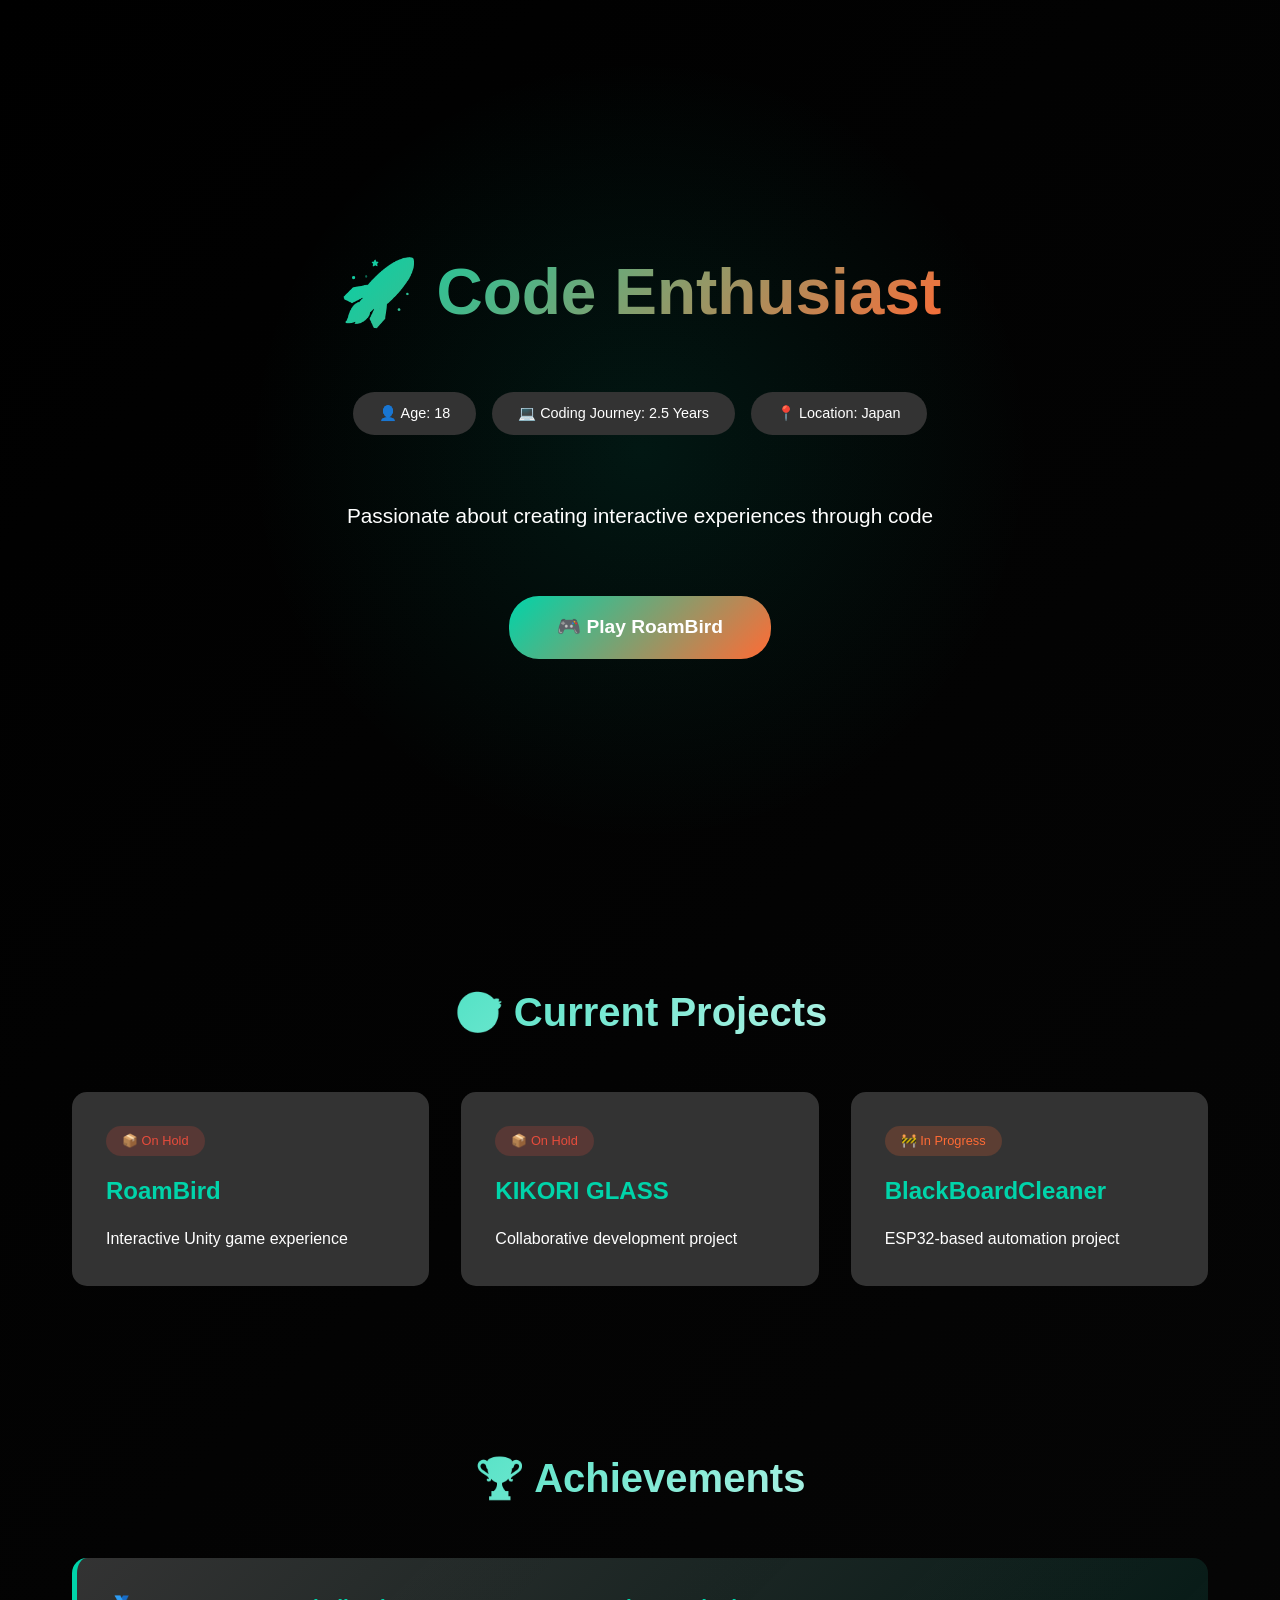
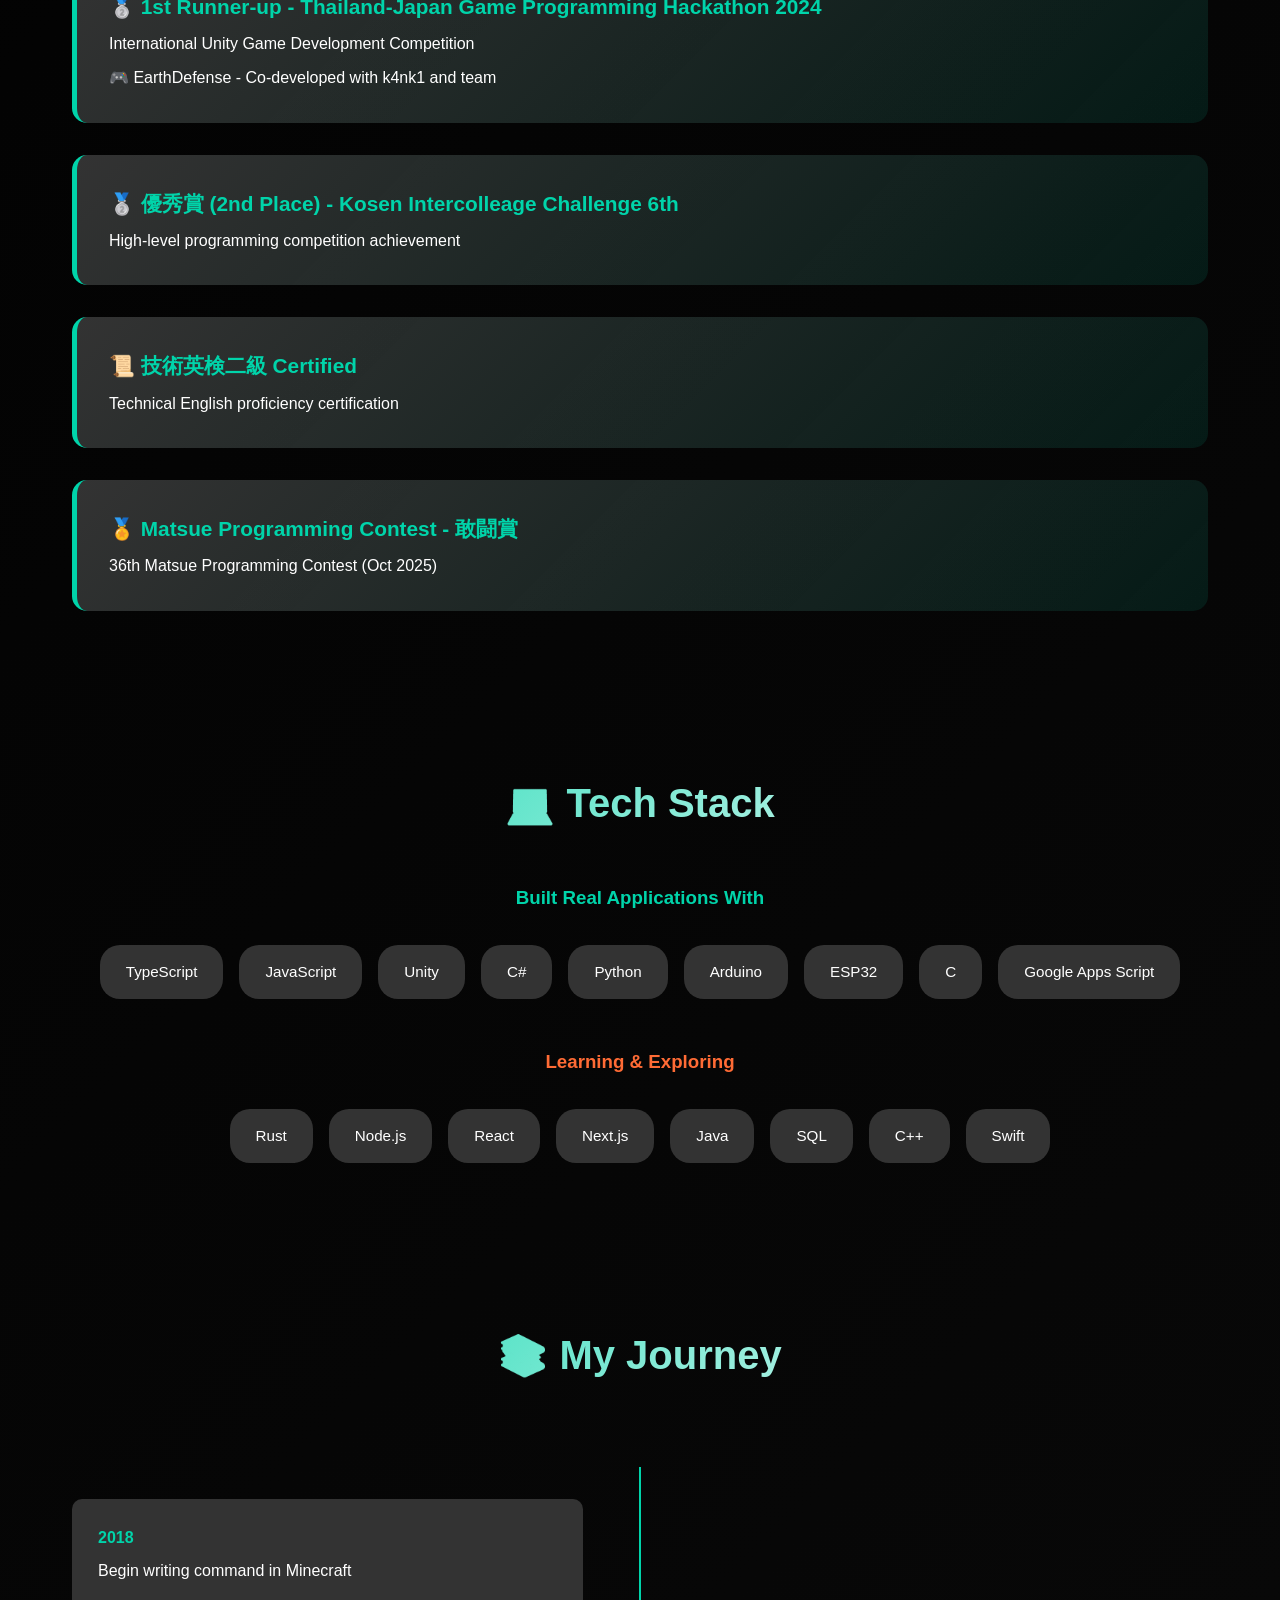
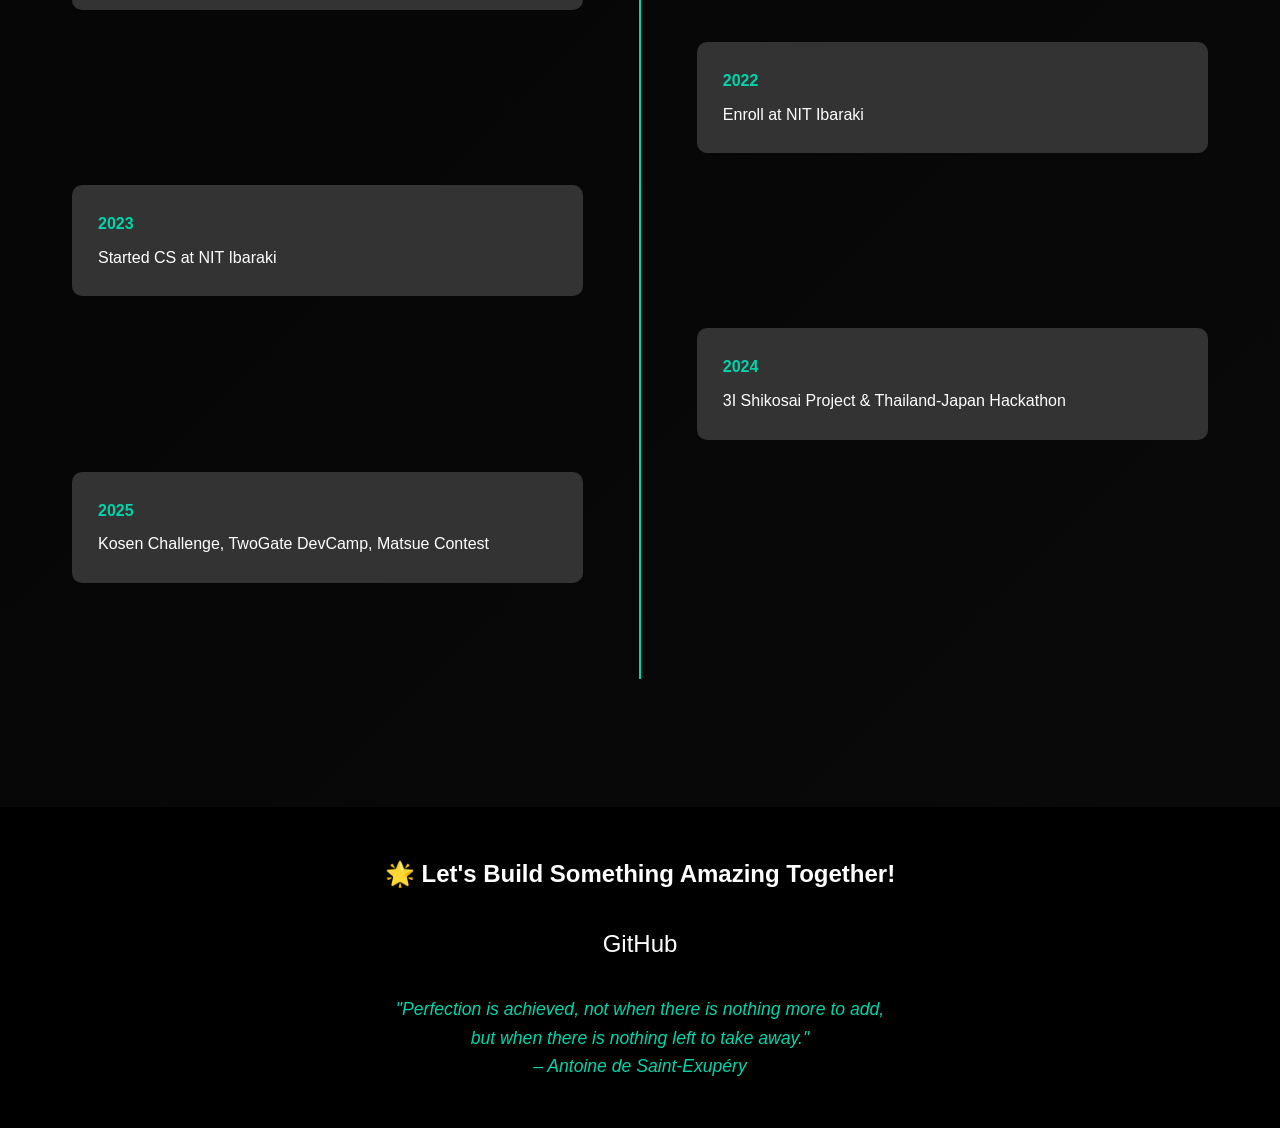
<file: docs/index.html>
<!DOCTYPE html>
<html lang="ja">
<head>
    <meta charset="UTF-8">
    <meta name="viewport" content="width=device-width, initial-scale=1.0">
    <title>Code Enthusiast - Portfolio</title>
    <style>
        * {
            margin: 0;
            padding: 0;
            box-sizing: border-box;
        }

        :root {
            --primary: #00d4aa;
            --secondary: #ff6b35;
            --accent: #e74c3c;
            --dark: #0a0a0a;
            --darker: #000000;
            --light: #ffffff;
            --gray: #333333;
        }

        body {
            font-family: 'Segoe UI', Tahoma, Geneva, Verdana, sans-serif;
            background: linear-gradient(135deg, var(--darker) 0%, var(--dark) 100%);
            color: var(--light);
            line-height: 1.6;
            overflow-x: hidden;
        }

        .hero {
            min-height: 100vh;
            display: flex;
            flex-direction: column;
            justify-content: center;
            align-items: center;
            text-align: center;
            padding: 2rem;
            position: relative;
            background: radial-gradient(circle at 50% 50%, rgba(0, 212, 170, 0.1) 0%, transparent 50%);
        }

        .hero h1 {
            font-size: 4rem;
            margin-bottom: 1rem;
            background: linear-gradient(135deg, var(--primary), var(--secondary));
            -webkit-background-clip: text;
            -webkit-text-fill-color: transparent;
            background-clip: text;
            animation: fadeInUp 1s ease;
        }

        .badges {
            display: flex;
            gap: 1rem;
            flex-wrap: wrap;
            justify-content: center;
            margin: 2rem 0;
            animation: fadeInUp 1s ease 0.2s both;
        }

        .badge {
            background: var(--gray);
            padding: 0.5rem 1.5rem;
            border-radius: 25px;
            font-size: 0.9rem;
            border: 2px solid transparent;
            transition: all 0.3s ease;
        }

        .badge:hover {
            border-color: var(--primary);
            transform: translateY(-3px);
            box-shadow: 0 5px 15px rgba(0, 212, 170, 0.3);
        }

        .cta-button {
            display: inline-block;
            padding: 1rem 3rem;
            background: linear-gradient(135deg, var(--primary), var(--secondary));
            color: var(--light);
            text-decoration: none;
            border-radius: 30px;
            font-size: 1.2rem;
            font-weight: bold;
            margin-top: 2rem;
            transition: all 0.3s ease;
            animation: fadeInUp 1s ease 0.4s both;
        }

        .cta-button:hover {
            transform: translateY(-5px);
            box-shadow: 0 10px 30px rgba(0, 212, 170, 0.4);
        }

        .section {
            padding: 5rem 2rem;
            max-width: 1200px;
            margin: 0 auto;
        }

        .section h2 {
            font-size: 2.5rem;
            margin-bottom: 3rem;
            text-align: center;
            background: linear-gradient(135deg, var(--primary), var(--light));
            -webkit-background-clip: text;
            -webkit-text-fill-color: transparent;
            background-clip: text;
        }

        .projects-grid {
            display: grid;
            grid-template-columns: repeat(auto-fit, minmax(300px, 1fr));
            gap: 2rem;
            margin-top: 2rem;
        }

        .project-card {
            background: var(--gray);
            padding: 2rem;
            border-radius: 15px;
            border: 2px solid transparent;
            transition: all 0.3s ease;
        }

        .project-card:hover {
            border-color: var(--primary);
            transform: translateY(-10px);
            box-shadow: 0 15px 40px rgba(0, 212, 170, 0.2);
        }

        .project-card h3 {
            color: var(--primary);
            margin-bottom: 1rem;
            font-size: 1.5rem;
        }

        .project-status {
            display: inline-block;
            padding: 0.3rem 1rem;
            border-radius: 15px;
            font-size: 0.8rem;
            margin-bottom: 1rem;
        }

        .status-hold {
            background: rgba(231, 76, 60, 0.2);
            color: var(--accent);
        }

        .status-progress {
            background: rgba(255, 107, 53, 0.2);
            color: var(--secondary);
        }

        .status-complete {
            background: rgba(0, 212, 170, 0.2);
            color: var(--primary);
        }

        .achievements {
            display: grid;
            gap: 2rem;
            margin-top: 2rem;
        }

        .achievement {
            background: linear-gradient(135deg, var(--gray) 0%, rgba(0, 212, 170, 0.1) 100%);
            padding: 2rem;
            border-radius: 15px;
            border-left: 5px solid var(--primary);
            transition: all 0.3s ease;
        }

        .achievement:hover {
            transform: translateX(10px);
            box-shadow: 0 10px 30px rgba(0, 212, 170, 0.2);
        }

        .achievement h3 {
            color: var(--primary);
            margin-bottom: 0.5rem;
            font-size: 1.3rem;
        }

        .skills-container {
            display: flex;
            flex-wrap: wrap;
            gap: 1rem;
            justify-content: center;
            margin-top: 2rem;
        }

        .skill-tag {
            background: var(--gray);
            padding: 0.8rem 1.5rem;
            border-radius: 20px;
            font-size: 0.95rem;
            transition: all 0.3s ease;
            border: 2px solid transparent;
        }

        .skill-tag:hover {
            background: linear-gradient(135deg, var(--primary), var(--secondary));
            transform: scale(1.1);
            border-color: var(--light);
        }

        .timeline {
            position: relative;
            padding: 2rem 0;
            margin-top: 2rem;
        }

        .timeline::before {
            content: '';
            position: absolute;
            left: 50%;
            transform: translateX(-50%);
            width: 2px;
            height: 100%;
            background: var(--primary);
        }

        .timeline-item {
            display: flex;
            justify-content: space-between;
            align-items: center;
            margin: 2rem 0;
            position: relative;
        }

        .timeline-content {
            background: var(--gray);
            padding: 1.5rem;
            border-radius: 10px;
            width: 45%;
            border: 2px solid transparent;
            transition: all 0.3s ease;
        }

        .timeline-content:hover {
            border-color: var(--primary);
            transform: scale(1.05);
        }

        .timeline-date {
            font-weight: bold;
            color: var(--primary);
            margin-bottom: 0.5rem;
        }

        footer {
            text-align: center;
            padding: 3rem 2rem;
            background: var(--darker);
            margin-top: 5rem;
        }

        footer p {
            color: var(--primary);
            font-style: italic;
            font-size: 1.1rem;
        }

        .social-links {
            display: flex;
            gap: 2rem;
            justify-content: center;
            margin: 2rem 0;
        }

        .social-link {
            color: var(--light);
            text-decoration: none;
            font-size: 1.5rem;
            transition: all 0.3s ease;
        }

        .social-link:hover {
            color: var(--primary);
            transform: scale(1.2);
        }

        @keyframes fadeInUp {
            from {
                opacity: 0;
                transform: translateY(30px);
            }
            to {
                opacity: 1;
                transform: translateY(0);
            }
        }

        @media (max-width: 768px) {
            .hero h1 {
                font-size: 2.5rem;
            }

            .section h2 {
                font-size: 2rem;
            }

            .timeline::before {
                left: 0;
            }

            .timeline-content {
                width: 100%;
            }

            .projects-grid {
                grid-template-columns: 1fr;
            }
        }
    </style>
</head>
<body>
    <section class="hero">
        <h1>🚀 Code Enthusiast</h1>
        <div class="badges">
            <span class="badge">👤 Age: 18</span>
            <span class="badge">💻 Coding Journey: 2.5 Years</span>
            <span class="badge">📍 Location: Japan</span>
        </div>
        <p style="font-size: 1.3rem; max-width: 600px; margin: 2rem auto;">
            Passionate about creating interactive experiences through code
        </p>
        <a href="https://play.unity.com/en/games/dae4eae7-04fb-46ca-8ecd-b6d405c7df6b/roambird" class="cta-button" target="_blank">
            🎮 Play RoamBird
        </a>
    </section>

    <section class="section">
        <h2>🎯 Current Projects</h2>
        <div class="projects-grid">
            <div class="project-card">
                <span class="project-status status-hold">📦 On Hold</span>
                <h3>RoamBird</h3>
                <p>Interactive Unity game experience</p>
            </div>
            <div class="project-card">
                <span class="project-status status-hold">📦 On Hold</span>
                <h3>KIKORI GLASS</h3>
                <p>Collaborative development project</p>
            </div>
            <div class="project-card">
                <span class="project-status status-progress">🚧 In Progress</span>
                <h3>BlackBoardCleaner</h3>
                <p>ESP32-based automation project</p>
            </div>
        </div>
    </section>

    <section class="section">
        <h2>🏆 Achievements</h2>
        <div class="achievements">
            <div class="achievement">
                <h3>🥈 1st Runner-up - Thailand-Japan Game Programming Hackathon 2024</h3>
                <p>International Unity Game Development Competition</p>
                <p style="margin-top: 0.5rem;">🎮 EarthDefense - Co-developed with k4nk1 and team</p>
            </div>
            <div class="achievement">
                <h3>🥈 優秀賞 (2nd Place) - Kosen Intercolleage Challenge 6th</h3>
                <p>High-level programming competition achievement</p>
            </div>
            <div class="achievement">
                <h3>📜 技術英検二級 Certified</h3>
                <p>Technical English proficiency certification</p>
            </div>
            <div class="achievement">
                <h3>🏅 Matsue Programming Contest - 敢闘賞</h3>
                <p>36th Matsue Programming Contest (Oct 2025)</p>
            </div>
        </div>
    </section>

    <section class="section">
        <h2>💻 Tech Stack</h2>
        <h3 style="text-align: center; color: var(--primary); margin-bottom: 1rem;">Built Real Applications With</h3>
        <div class="skills-container">
            <span class="skill-tag">TypeScript</span>
            <span class="skill-tag">JavaScript</span>
            <span class="skill-tag">Unity</span>
            <span class="skill-tag">C#</span>
            <span class="skill-tag">Python</span>
            <span class="skill-tag">Arduino</span>
            <span class="skill-tag">ESP32</span>
            <span class="skill-tag">C</span>
            <span class="skill-tag">Google Apps Script</span>
        </div>
        <h3 style="text-align: center; color: var(--secondary); margin: 3rem 0 1rem;">Learning & Exploring</h3>
        <div class="skills-container">
            <span class="skill-tag">Rust</span>
            <span class="skill-tag">Node.js</span>
            <span class="skill-tag">React</span>
            <span class="skill-tag">Next.js</span>
            <span class="skill-tag">Java</span>
            <span class="skill-tag">SQL</span>
            <span class="skill-tag">C++</span>
            <span class="skill-tag">Swift</span>
        </div>
    </section>

    <section class="section">
        <h2>📚 My Journey</h2>
        <div class="timeline">
            <div class="timeline-item">
                <div class="timeline-content">
                    <div class="timeline-date">2018</div>
                    <p>Begin writing command in Minecraft</p>
                </div>
                <div style="width: 45%;"></div>
            </div>
            <div class="timeline-item">
                <div style="width: 45%;"></div>
                <div class="timeline-content">
                    <div class="timeline-date">2022</div>
                    <p>Enroll at NIT Ibaraki</p>
                </div>
            </div>
            <div class="timeline-item">
                <div class="timeline-content">
                    <div class="timeline-date">2023</div>
                    <p>Started CS at NIT Ibaraki</p>
                </div>
                <div style="width: 45%;"></div>
            </div>
            <div class="timeline-item">
                <div style="width: 45%;"></div>
                <div class="timeline-content">
                    <div class="timeline-date">2024</div>
                    <p>3I Shikosai Project & Thailand-Japan Hackathon</p>
                </div>
            </div>
            <div class="timeline-item">
                <div class="timeline-content">
                    <div class="timeline-date">2025</div>
                    <p>Kosen Challenge, TwoGate DevCamp, Matsue Contest</p>
                </div>
                <div style="width: 45%;"></div>
            </div>
        </div>
    </section>

    <footer>
        <h2 style="margin-bottom: 1rem;">🌟 Let's Build Something Amazing Together!</h2>
        <div class="social-links">
            <a href="https://github.com/Tomarun029831" class="social-link" target="_blank">GitHub</a>
        </div>
        <p style="margin-top: 2rem;">
            "Perfection is achieved, not when there is nothing more to add,<br>
            but when there is nothing left to take away."<br>
            – Antoine de Saint-Exupéry
        </p>
    </footer>

    <script>
        document.addEventListener('DOMContentLoaded', () => {
            const sections = document.querySelectorAll('.section');
            
            const observer = new IntersectionObserver((entries) => {
                entries.forEach(entry => {
                    if (entry.isIntersecting) {
                        entry.target.style.animation = 'fadeInUp 1s ease both';
                    }
                });
            }, { threshold: 0.1 });

            sections.forEach(section => observer.observe(section));
        });
    </script>
</body>
</html>
</file>
